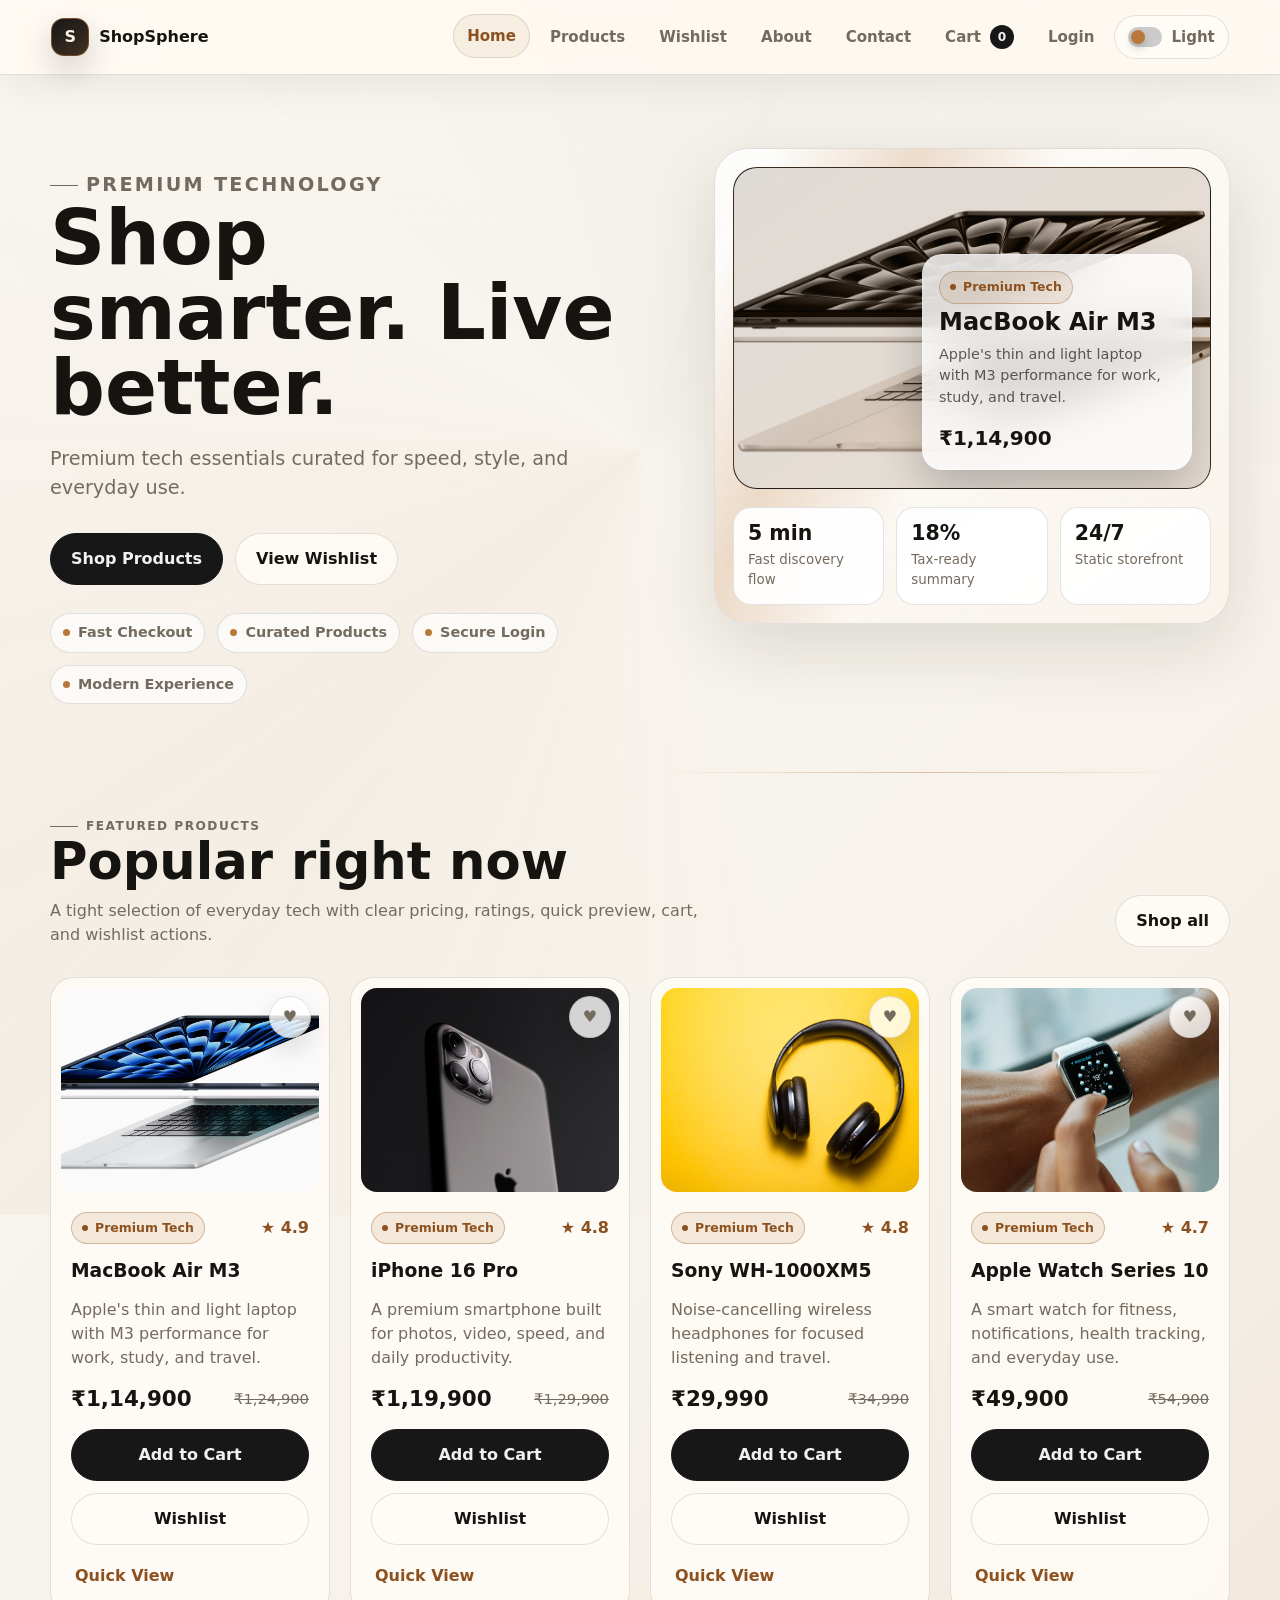
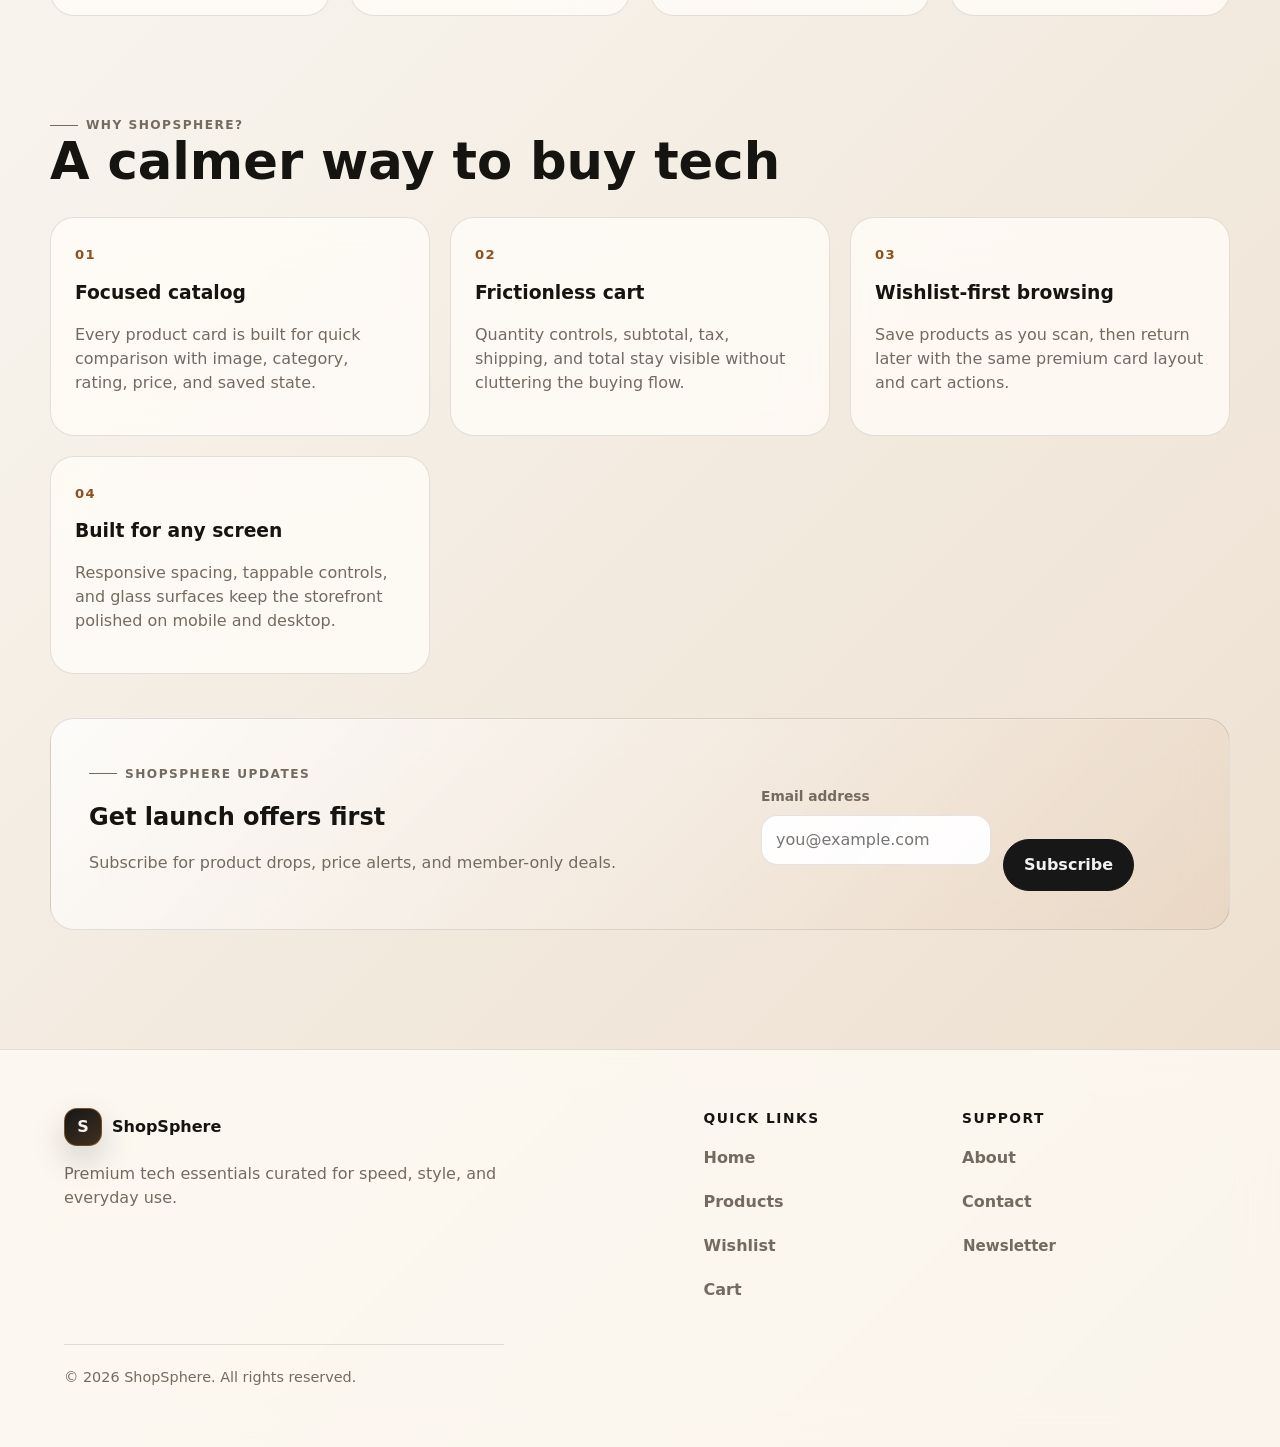
<file: index.html>
<!DOCTYPE html>
<html lang="en">
<head>
    <meta charset="UTF-8">
    <meta name="viewport" content="width=device-width, initial-scale=1.0">
    <title>ShopSphere | Premium Tech Essentials</title>
    <meta name="description" content="ShopSphere is a premium tech storefront with product search, wishlist, cart, login, and checkout flows.">
    <link rel="icon" href="data:image/svg+xml,%3Csvg xmlns='http://www.w3.org/2000/svg' viewBox='0 0 64 64'%3E%3Crect width='64' height='64' rx='16' fill='%23171717'/%3E%3Ctext x='32' y='42' font-size='34' text-anchor='middle' fill='%23d9a15d' font-family='Arial'%3ES%3C/text%3E%3C/svg%3E">
    <link rel="stylesheet" href="css/style.css">
</head>
<body>
    <header class="site-header">
        <a class="brand" href="#/" data-route="/">
            <span class="brand-mark">S</span>
            <span>ShopSphere</span>
        </a>

        <button class="menu-toggle" id="menuToggle" type="button" aria-label="Open menu" aria-expanded="false">
            <span></span>
            <span></span>
            <span></span>
        </button>

        <nav class="nav-panel" id="navPanel" aria-label="Main navigation">
            <a href="#/" data-route="/">Home</a>
            <a href="#/products" data-route="/products">Products</a>
            <a href="#/wishlist" data-route="/wishlist">Wishlist</a>
            <a href="#/about" data-route="/about">About</a>
            <a href="#/contact" data-route="/contact">Contact</a>
            <a class="cart-link" href="#/cart" data-route="/cart">Cart <span id="cartCount">0</span></a>
            <a class="auth-link" id="authLink" href="#/login" data-route="/login">Login</a>
            <button class="theme-toggle" id="themeToggle" type="button" aria-label="Toggle theme">
                <span class="theme-switch" aria-hidden="true"></span>
                <span id="themeLabel">Theme</span>
            </button>
        </nav>
    </header>

    <main id="main" tabindex="-1"></main>

    <footer class="footer">
        <div class="footer-column footer-brand-column">
            <a class="brand footer-brand" href="#/">
                <span class="brand-mark">S</span>
                <span>ShopSphere</span>
            </a>
            <p>Premium tech essentials curated for speed, style, and everyday use.</p>
        </div>
        <div class="footer-column">
            <h2>Quick Links</h2>
            <div class="footer-links">
                <a href="#/">Home</a>
                <a href="#/products">Products</a>
                <a href="#/wishlist">Wishlist</a>
                <a href="#/cart">Cart</a>
            </div>
        </div>
        <div class="footer-column">
            <h2>Support</h2>
            <div class="footer-links">
                <a href="#/about">About</a>
                <a href="#/contact">Contact</a>
                <button id="footerNewsletter" type="button">Newsletter</button>
            </div>
        </div>
        <p class="copyright">&copy; <span id="year"></span> ShopSphere. All rights reserved.</p>
    </footer>

    <button class="back-to-top" id="backToTop" type="button" aria-label="Back to top">Top</button>
    <div class="modal-root" id="modalRoot" aria-hidden="true"></div>
    <div class="toast-region" id="toastRegion" aria-live="polite" aria-atomic="true"></div>

    <script src="js/app.js"></script>
</body>
</html>
</file>
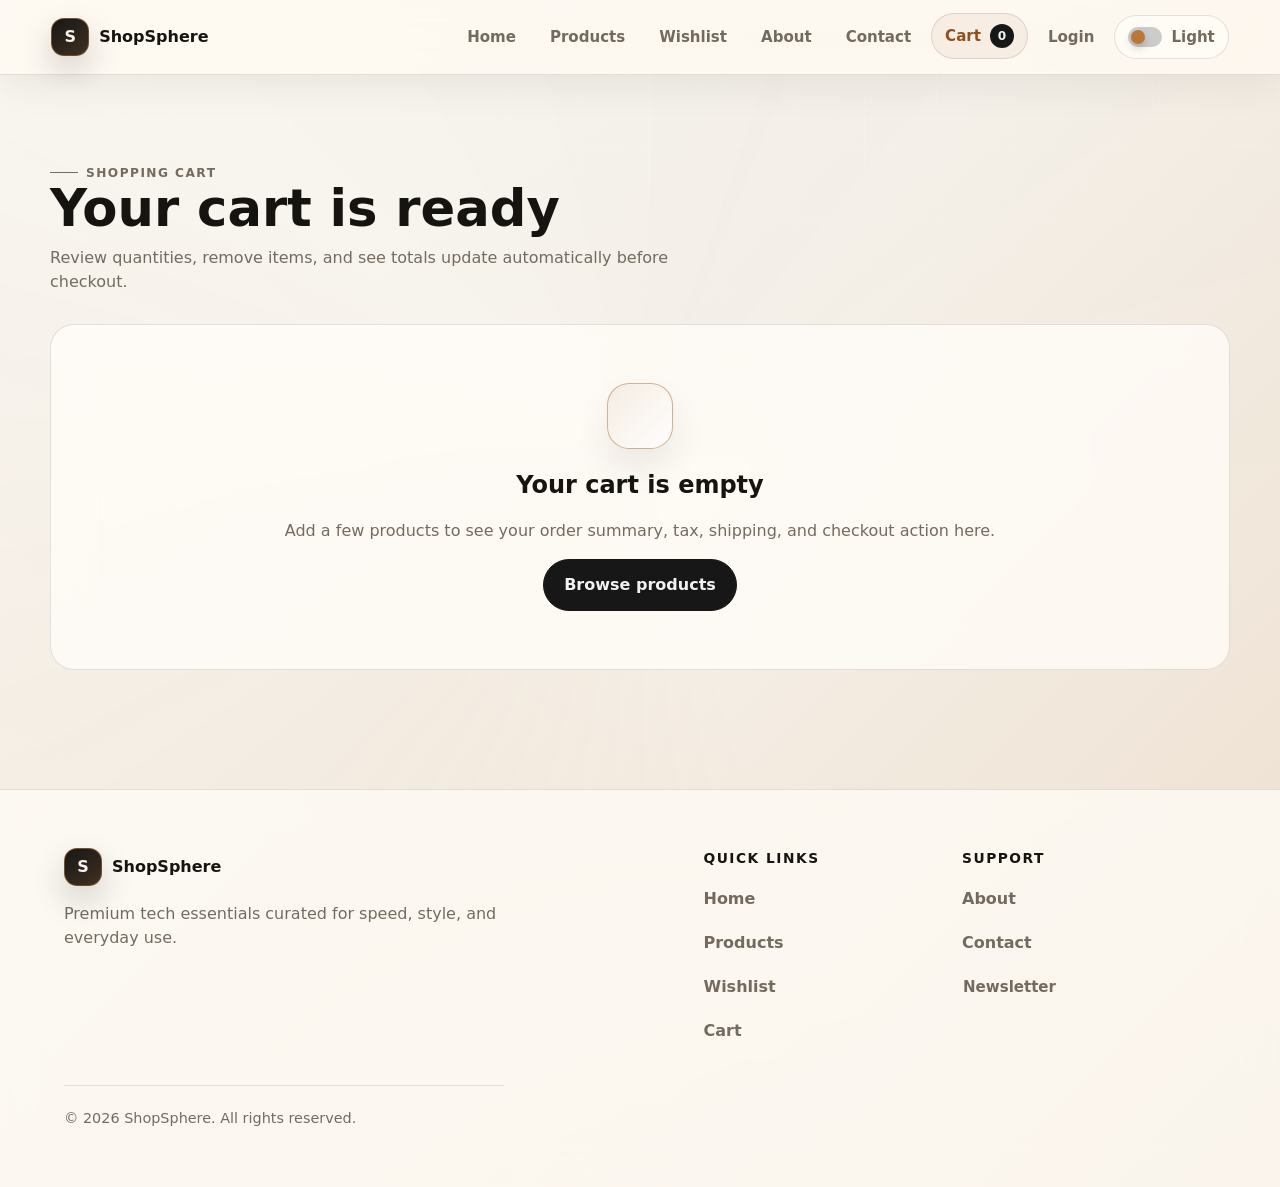
<file: cart.html>
<!DOCTYPE html>
<html lang="en">
<head>
    <meta charset="UTF-8">
    <meta name="viewport" content="width=device-width, initial-scale=1.0">
    <title>Cart - ShopSphere</title>
    <meta http-equiv="refresh" content="0; url=index.html#/cart">
</head>
<body>
    <p>Redirecting to <a href="index.html#/cart">your cart</a>.</p>
    <script>location.replace("index.html#/cart");</script>
</body>
</html>
</file>
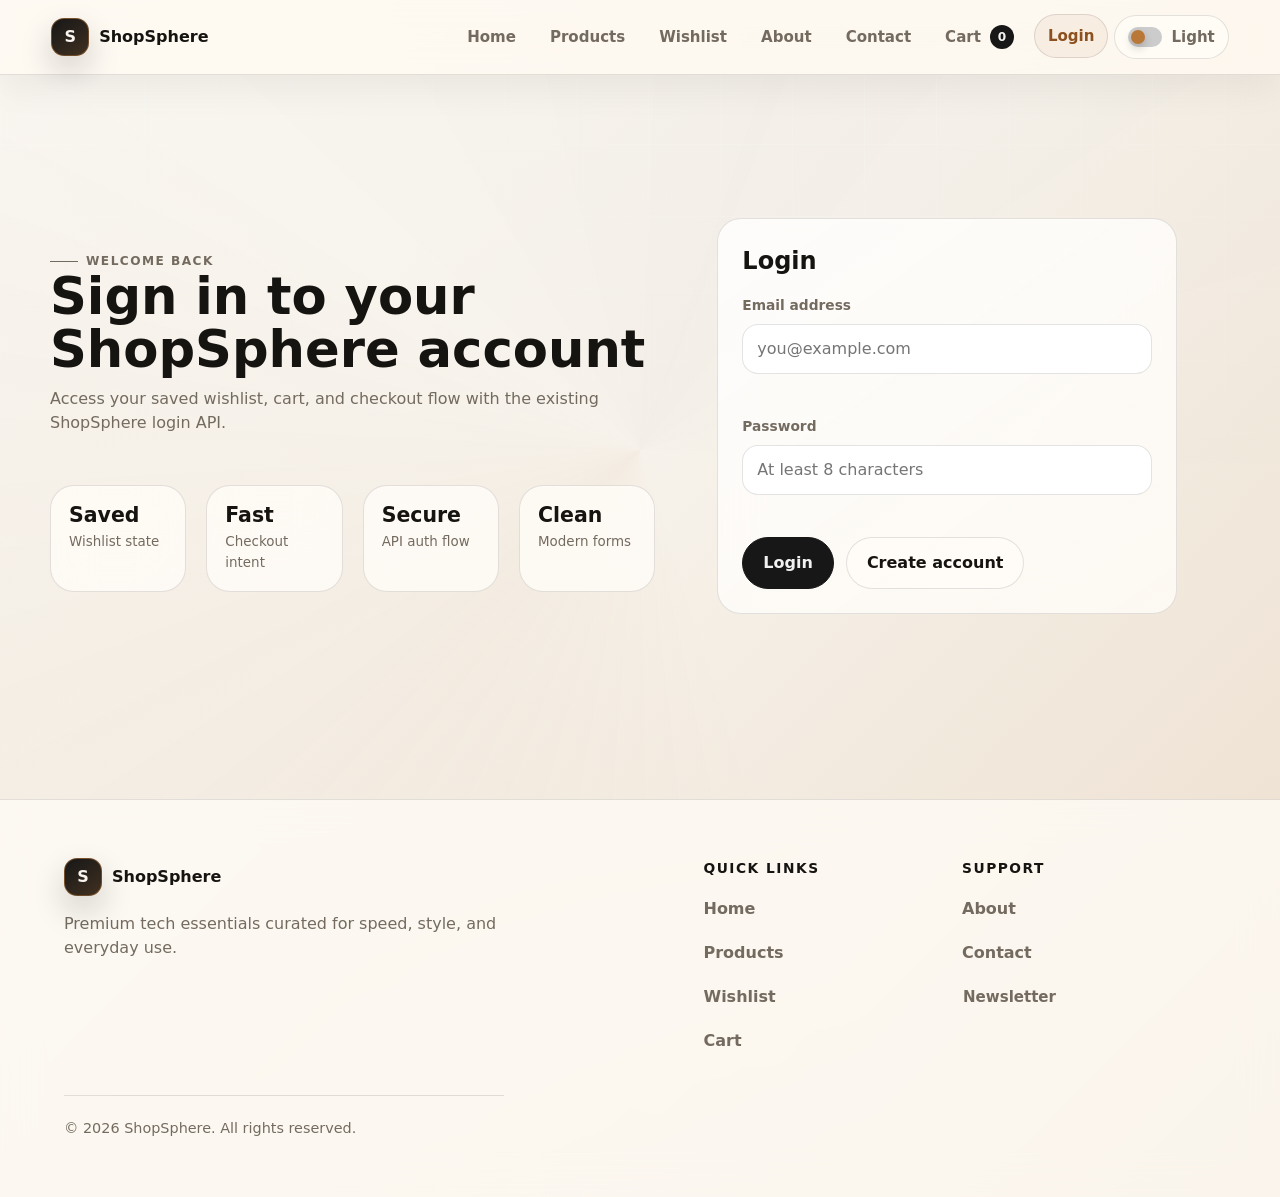
<file: login.html>
<!DOCTYPE html>
<html lang="en">
<head>
    <meta charset="UTF-8">
    <meta name="viewport" content="width=device-width, initial-scale=1.0">
    <title>Login - ShopSphere</title>
    <meta http-equiv="refresh" content="0; url=index.html#/login">
</head>
<body>
    <p>Redirecting to <a href="index.html#/login">login</a>.</p>
    <script>location.replace("index.html#/login");</script>
</body>
</html>
</file>
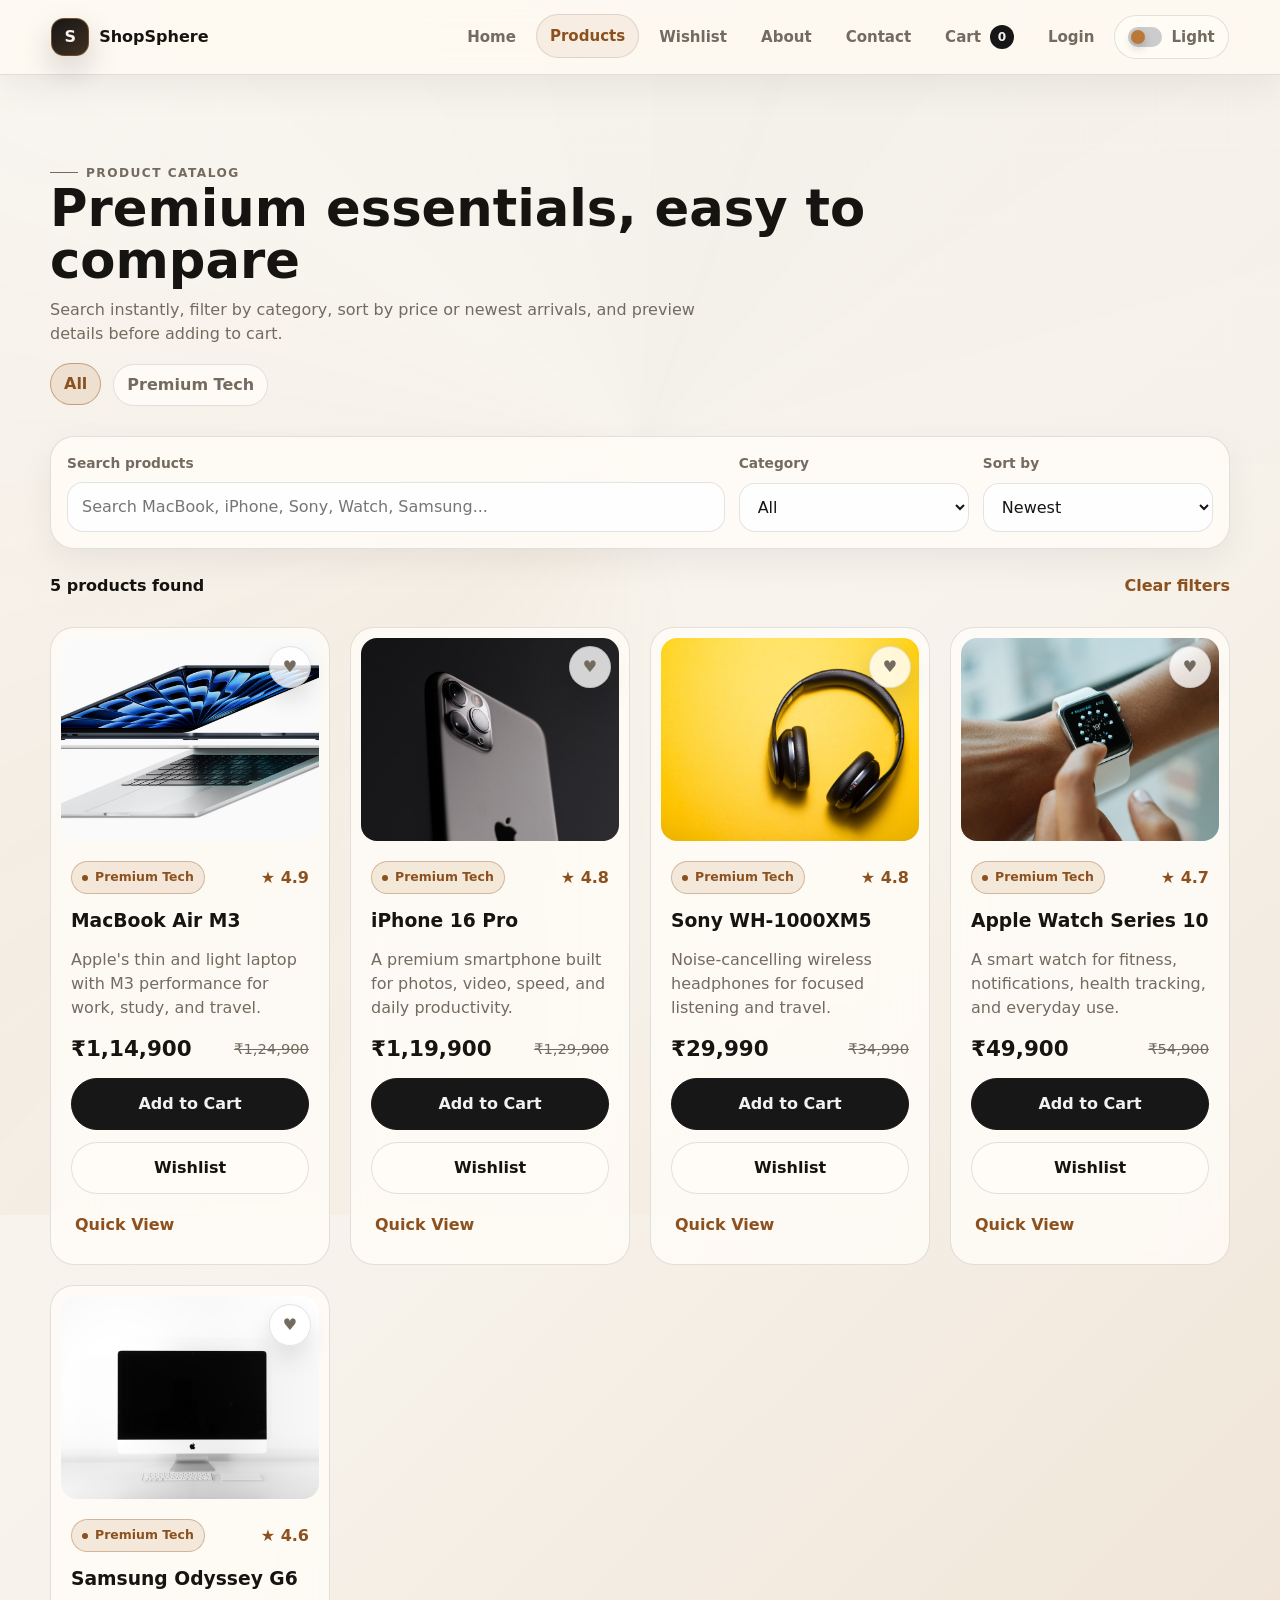
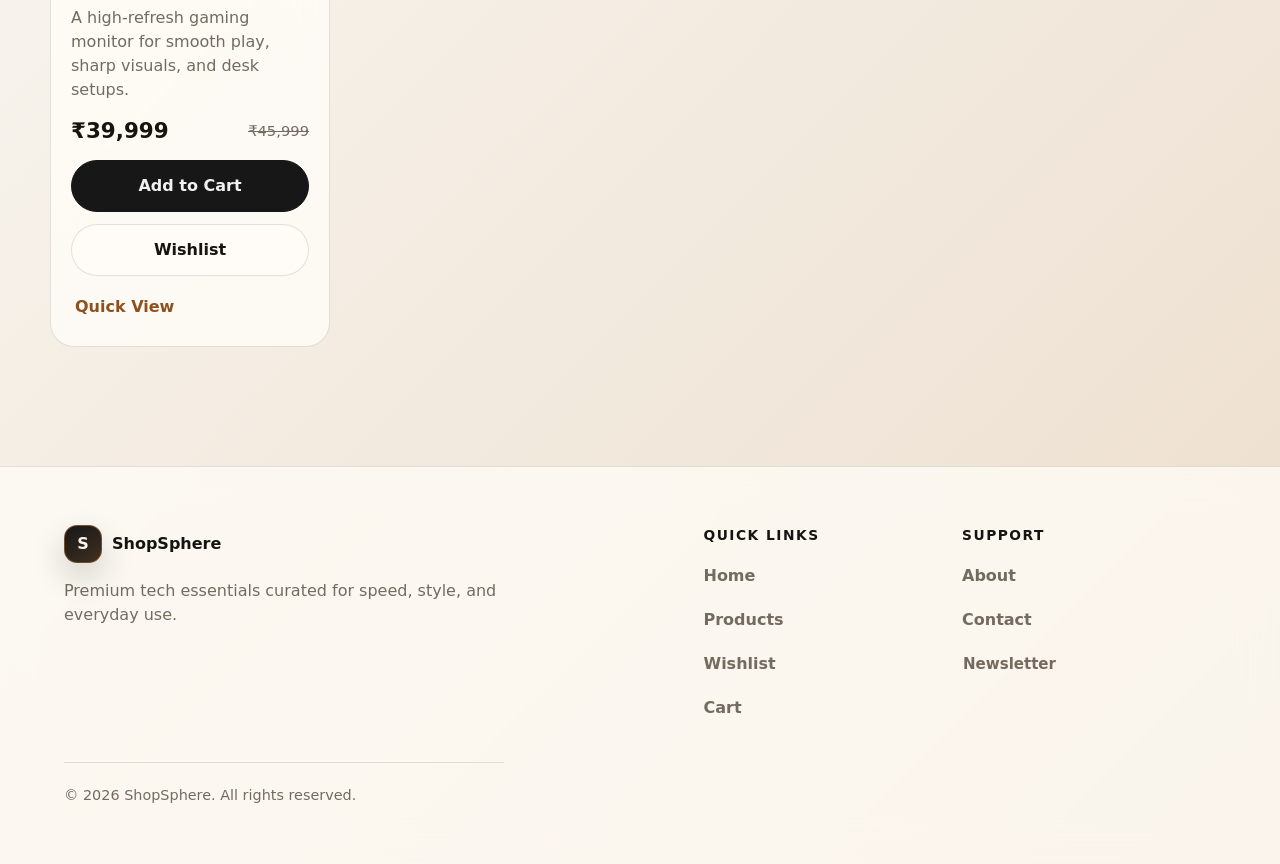
<file: products.html>
<!DOCTYPE html>
<html lang="en">
<head>
    <meta charset="UTF-8">
    <meta name="viewport" content="width=device-width, initial-scale=1.0">
    <title>Products - ShopSphere</title>
    <meta http-equiv="refresh" content="0; url=index.html#/products">
</head>
<body>
    <p>Redirecting to <a href="index.html#/products">ShopSphere products</a>.</p>
    <script>location.replace("index.html#/products");</script>
</body>
</html>
</file>
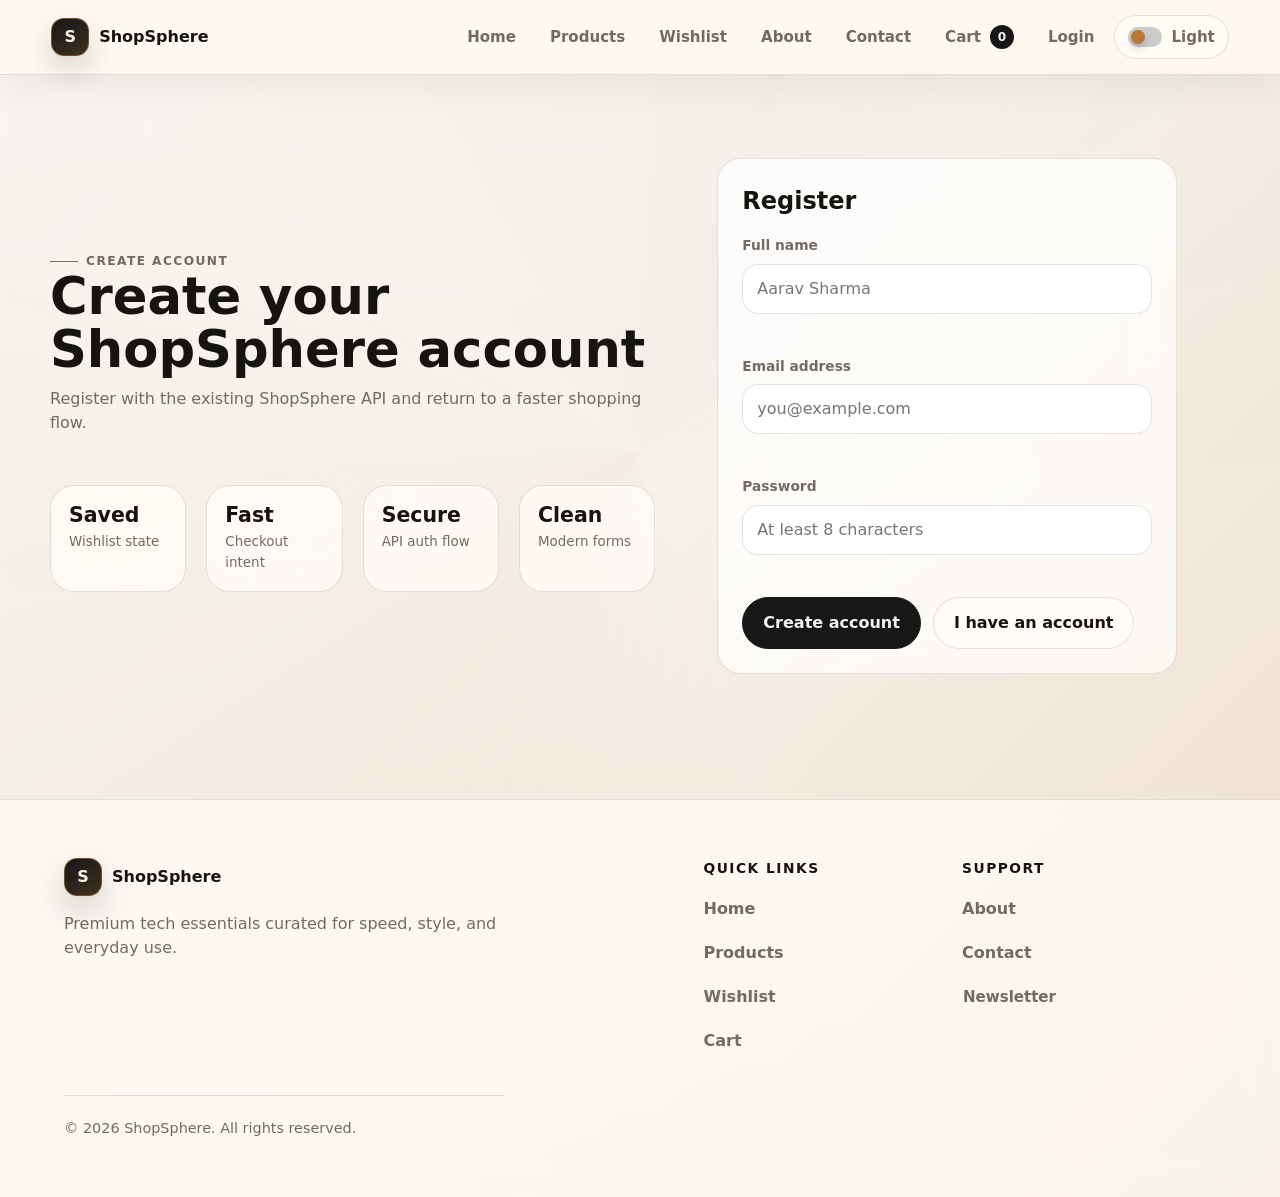
<file: register.html>
<!DOCTYPE html>
<html lang="en">
<head>
    <meta charset="UTF-8">
    <meta name="viewport" content="width=device-width, initial-scale=1.0">
    <title>Register - ShopSphere</title>
    <meta http-equiv="refresh" content="0; url=index.html#/register">
</head>
<body>
    <p>Redirecting to <a href="index.html#/register">registration</a>.</p>
    <script>location.replace("index.html#/register");</script>
</body>
</html>
</file>
<file: css/style.css>
:root {
    color-scheme: light;
    --bg: #f7f3ec;
    --surface: rgba(255, 252, 247, 0.82);
    --surface-2: rgba(255, 255, 255, 0.94);
    --text: #161411;
    --muted: #746b60;
    --primary: #171717;
    --primary-dark: #000000;
    --accent: #b97838;
    --border: rgba(35, 31, 26, 0.12);
    --shadow: 0 24px 70px rgba(27, 23, 18, 0.12);
    --radius: 24px;
    --radius-sm: 14px;
    --radius-xs: 10px;
    --success: #107c62;
    --danger: #dc2626;
    --warm: #d27b35;
    --glass: rgba(255, 255, 255, 0.68);
    --nav-bg: rgba(255, 250, 243, 0.78);
    --line: var(--border);
    --surface-strong: var(--surface-2);
    --accent-dark: #8c511f;
    --accent-soft: rgba(185, 120, 56, 0.14);
}

body.dark {
    color-scheme: dark;
    --bg: #0f0f10;
    --surface: rgba(24, 24, 26, 0.76);
    --surface-2: rgba(31, 31, 34, 0.94);
    --text: #f6f2ec;
    --muted: #aaa39a;
    --primary: #f7efe4;
    --primary-dark: #ffffff;
    --accent: #d9a15d;
    --border: rgba(255, 255, 255, 0.12);
    --shadow: 0 24px 80px rgba(0, 0, 0, 0.46);
    --success: #6ee7b7;
    --danger: #f87171;
    --warm: #f2b36f;
    --glass: rgba(22, 22, 24, 0.7);
    --nav-bg: rgba(16, 16, 18, 0.76);
    --accent-dark: #f0be81;
    --accent-soft: rgba(217, 161, 93, 0.16);
}

* {
    box-sizing: border-box;
}

html {
    scroll-behavior: smooth;
}

body {
    min-width: 320px;
    margin: 0;
    background:
        linear-gradient(135deg, color-mix(in srgb, var(--bg) 78%, #ffffff 22%) 0%, var(--bg) 42%, color-mix(in srgb, var(--bg) 82%, var(--accent) 18%) 100%);
    color: var(--text);
    font-family: Inter, "Segoe UI", system-ui, -apple-system, BlinkMacSystemFont, sans-serif;
    line-height: 1.5;
    text-rendering: optimizeLegibility;
    -webkit-font-smoothing: antialiased;
}

body::before {
    content: "";
    position: fixed;
    inset: 0;
    z-index: -1;
    pointer-events: none;
    background-image:
        linear-gradient(rgba(255, 255, 255, 0.24) 1px, transparent 1px),
        linear-gradient(90deg, rgba(255, 255, 255, 0.22) 1px, transparent 1px);
    background-size: 72px 72px;
    mask-image: linear-gradient(180deg, rgba(0, 0, 0, 0.55), transparent 70%);
}

body::after {
    content: "";
    position: fixed;
    inset: -35%;
    z-index: -2;
    pointer-events: none;
    background:
        conic-gradient(
            from 160deg at 50% 50%,
            transparent 0deg,
            color-mix(in srgb, var(--accent) 28%, transparent) 70deg,
            transparent 145deg,
            color-mix(in srgb, var(--primary) 10%, transparent) 220deg,
            transparent 300deg
        );
    opacity: 0.18;
    animation: ambient-spin 30s linear infinite;
}

body.dark::before {
    background-image:
        linear-gradient(rgba(255, 255, 255, 0.045) 1px, transparent 1px),
        linear-gradient(90deg, rgba(255, 255, 255, 0.04) 1px, transparent 1px);
}

body.menu-open {
    overflow: hidden;
}

img {
    display: block;
    max-width: 100%;
}

a {
    color: inherit;
}

button,
input,
select,
textarea {
    font: inherit;
}

button {
    cursor: pointer;
}

button:disabled {
    cursor: wait;
}

::selection {
    background: var(--accent);
    color: #ffffff;
}

.site-header {
    position: sticky;
    top: 0;
    z-index: 50;
    display: flex;
    align-items: center;
    justify-content: space-between;
    gap: 24px;
    min-height: 74px;
    padding: 14px clamp(16px, 4vw, 64px);
    border-bottom: 1px solid var(--border);
    background: var(--nav-bg);
    backdrop-filter: blur(22px) saturate(150%);
    box-shadow: 0 12px 38px rgba(18, 16, 13, 0.06);
}

.brand {
    display: inline-flex;
    align-items: center;
    gap: 10px;
    color: var(--text);
    font-weight: 850;
    letter-spacing: 0;
    text-decoration: none;
}

.brand-mark {
    position: relative;
    display: grid;
    width: 38px;
    height: 38px;
    place-items: center;
    overflow: hidden;
    border: 1px solid color-mix(in srgb, var(--accent) 50%, transparent);
    border-radius: 13px;
    background:
        linear-gradient(145deg, var(--primary), color-mix(in srgb, var(--primary) 74%, var(--accent) 26%));
    color: color-mix(in srgb, #ffffff 92%, var(--accent) 8%);
    box-shadow: 0 14px 32px rgba(17, 17, 17, 0.18);
}

.brand-mark::after {
    content: "";
    position: absolute;
    inset: 0;
    background: linear-gradient(115deg, transparent 0%, rgba(255, 255, 255, 0.3) 45%, transparent 70%);
    transform: translateX(-110%);
    transition: transform 600ms ease;
}

.brand:hover .brand-mark::after {
    transform: translateX(110%);
}

.nav-panel {
    display: flex;
    align-items: center;
    gap: 6px;
}

.nav-panel a,
.theme-toggle,
.footer-links button {
    display: inline-flex;
    min-height: 42px;
    align-items: center;
    justify-content: center;
    gap: 9px;
    padding: 10px 13px;
    border: 1px solid transparent;
    border-radius: 999px;
    background: transparent;
    color: var(--muted);
    font-size: 0.94rem;
    font-weight: 750;
    letter-spacing: 0;
    text-decoration: none;
    transition: background 180ms ease, color 180ms ease, border-color 180ms ease, transform 180ms ease;
}

.nav-panel a:hover,
.nav-panel a.active,
.theme-toggle:hover,
.footer-links button:hover {
    border-color: var(--border);
    background: var(--glass);
    color: var(--text);
    transform: translateY(-1px);
}

.nav-panel a.active {
    background: color-mix(in srgb, var(--accent-soft) 72%, var(--surface-2));
    color: var(--accent-dark);
}

.cart-link span {
    display: inline-grid;
    min-width: 24px;
    min-height: 24px;
    place-items: center;
    border-radius: 999px;
    background: var(--primary);
    color: var(--surface-2);
    font-size: 0.76rem;
    line-height: 1;
}

.theme-toggle {
    border-color: var(--border);
    background: var(--surface);
}

.theme-switch {
    position: relative;
    display: inline-flex;
    width: 34px;
    height: 20px;
    border-radius: 999px;
    background: color-mix(in srgb, var(--primary) 22%, var(--surface-2));
}

.theme-switch::after {
    content: "";
    position: absolute;
    top: 3px;
    left: 3px;
    width: 14px;
    height: 14px;
    border-radius: 999px;
    background: var(--accent);
    box-shadow: 0 4px 10px rgba(0, 0, 0, 0.2);
    transition: transform 180ms ease;
}

body.dark .theme-switch::after {
    transform: translateX(14px);
}

.menu-toggle {
    display: none;
    width: 46px;
    height: 46px;
    border: 1px solid var(--border);
    border-radius: 16px;
    background: var(--surface-2);
    box-shadow: 0 12px 24px rgba(0, 0, 0, 0.08);
}

.menu-toggle span {
    display: block;
    width: 20px;
    height: 2px;
    margin: 5px auto;
    border-radius: 999px;
    background: var(--text);
    transition: transform 180ms ease, opacity 180ms ease;
}

body.menu-open .menu-toggle span:nth-child(1) {
    transform: translateY(7px) rotate(45deg);
}

body.menu-open .menu-toggle span:nth-child(2) {
    opacity: 0;
}

body.menu-open .menu-toggle span:nth-child(3) {
    transform: translateY(-7px) rotate(-45deg);
}

.page {
    width: min(1180px, calc(100% - 36px));
    margin: 0 auto;
    padding: clamp(42px, 6vw, 82px) 0;
}

.hero {
    position: relative;
    display: grid;
    grid-template-columns: minmax(0, 1fr) minmax(320px, 0.86fr);
    gap: clamp(28px, 5vw, 72px);
    align-items: center;
    min-height: calc(88vh - 74px);
    padding-top: clamp(34px, 5vw, 76px);
}

.hero::after {
    content: "";
    position: absolute;
    right: 4%;
    bottom: 20px;
    width: min(520px, 80%);
    height: 1px;
    background: linear-gradient(90deg, transparent, color-mix(in srgb, var(--accent) 44%, transparent), transparent);
}

.hero-copy,
.hero-stage,
.section-heading,
.product-card,
.info-card,
.stat-card,
.newsletter-band,
.auth-card,
.summary-card,
.cart-item,
.empty-state,
.contact-card {
    animation: fade-up 520ms ease both;
}

.hero h1,
.section-heading h1,
.section-heading h2 {
    max-width: 820px;
    margin: 0;
    font-size: clamp(2.45rem, 6vw, 6rem);
    line-height: 0.98;
    letter-spacing: 0;
}

.section-heading h1,
.section-heading h2 {
    font-size: clamp(2rem, 4vw, 3.7rem);
    line-height: 1.02;
}

.hero p,
.section-heading p,
.newsletter-band p,
.empty-state p,
.summary-card p,
.info-card p,
.product-body p,
.contact-card p,
.auth-intro p,
.cart-item p {
    color: var(--muted);
}

.hero-copy > p {
    max-width: 640px;
    margin: 20px 0 0;
    font-size: clamp(1.02rem, 1.5vw, 1.22rem);
}

.eyebrow {
    display: inline-flex;
    align-items: center;
    gap: 8px;
    margin: 0 0 16px;
    color: var(--accent-dark);
    font-size: 0.76rem;
    font-weight: 850;
    letter-spacing: 0.12em;
    text-transform: uppercase;
}

.eyebrow::before {
    content: "";
    width: 28px;
    height: 1px;
    background: currentColor;
}

.hero-actions,
.form-actions,
.section-actions,
.card-actions,
.chip-row,
.filter-row,
.trust-grid,
.stat-grid-inline {
    display: flex;
    flex-wrap: wrap;
    gap: 12px;
    align-items: center;
}

.hero-actions {
    margin-top: 30px;
}

.button {
    position: relative;
    isolation: isolate;
    display: inline-flex;
    min-height: 48px;
    align-items: center;
    justify-content: center;
    gap: 9px;
    overflow: hidden;
    padding: 13px 20px;
    border: 1px solid var(--primary);
    border-radius: 999px;
    background: var(--primary);
    color: var(--surface-2);
    font-weight: 850;
    letter-spacing: 0;
    text-decoration: none;
    transition: transform 180ms ease, box-shadow 180ms ease, background 180ms ease, border-color 180ms ease;
}

.button::after {
    content: "";
    position: absolute;
    inset: 0;
    z-index: -1;
    background: linear-gradient(110deg, transparent 15%, rgba(255, 255, 255, 0.28) 45%, transparent 70%);
    transform: translateX(-130%);
    transition: transform 520ms ease;
}

.button:hover {
    transform: translateY(-2px);
    border-color: var(--primary-dark);
    background: var(--primary-dark);
    box-shadow: 0 18px 34px rgba(17, 17, 17, 0.18);
}

.button:hover::after {
    transform: translateX(130%);
}

.button-outline,
.button-secondary {
    border-color: var(--border);
    background: var(--surface);
    color: var(--text);
}

.button-outline:hover,
.button-secondary:hover {
    border-color: color-mix(in srgb, var(--accent) 52%, var(--border));
    background: color-mix(in srgb, var(--accent-soft) 62%, var(--surface-2));
    color: var(--text);
}

.button-soft {
    border-color: color-mix(in srgb, var(--accent) 42%, var(--border));
    background: var(--accent-soft);
    color: var(--accent-dark);
}

.text-button {
    display: inline-flex;
    align-items: center;
    justify-content: center;
    min-height: 38px;
    padding: 0;
    border: 0;
    background: transparent;
    color: var(--accent-dark);
    font-weight: 850;
    text-decoration: none;
}

.text-button:hover {
    color: var(--text);
}

.hero-stage {
    position: relative;
    min-height: 560px;
}

.hero-visual {
    position: sticky;
    top: 108px;
    display: grid;
    gap: 18px;
    padding: 18px;
    border: 1px solid var(--border);
    border-radius: calc(var(--radius) + 10px);
    background:
        linear-gradient(145deg, color-mix(in srgb, var(--surface-2) 88%, transparent), color-mix(in srgb, var(--surface) 70%, var(--accent-soft)));
    box-shadow: var(--shadow);
    backdrop-filter: blur(24px);
    overflow: hidden;
    isolation: isolate;
}

.hero-visual::before {
    content: "";
    position: absolute;
    inset: -1px;
    z-index: 0;
    border-radius: inherit;
    background: linear-gradient(115deg, transparent 8%, color-mix(in srgb, var(--accent) 70%, transparent), transparent 48%);
    opacity: 0.34;
    animation: border-glide 6s ease-in-out infinite;
}

.hero-visual > * {
    position: relative;
    z-index: 1;
}

.hero-device {
    position: relative;
    min-height: 320px;
    overflow: hidden;
    border: 1px solid var(--border);
    border-radius: var(--radius);
    background:
        linear-gradient(145deg, color-mix(in srgb, var(--primary) 94%, var(--accent) 6%), color-mix(in srgb, var(--primary) 62%, var(--accent) 38%));
}

.hero-device img {
    width: 100%;
    height: 320px;
    object-fit: cover;
    opacity: 0.86;
    mix-blend-mode: luminosity;
}

.hero-device::after {
    content: "";
    position: absolute;
    inset: 0;
    background: linear-gradient(110deg, transparent 20%, rgba(255, 255, 255, 0.24) 45%, transparent 70%);
    transform: translateX(-120%);
    animation: device-sheen 7s ease-in-out infinite;
}

body.dark .hero-device img {
    opacity: 0.5;
}

.hero-product-card {
    position: absolute;
    right: 18px;
    bottom: 18px;
    z-index: 2;
    width: min(270px, calc(100% - 36px));
    padding: 16px;
    border: 1px solid rgba(255, 255, 255, 0.25);
    border-radius: 20px;
    background: rgba(255, 255, 255, 0.82);
    color: #161411;
    box-shadow: 0 20px 48px rgba(0, 0, 0, 0.22);
    backdrop-filter: blur(20px);
}

.hero-product-card h2,
.hero-product-card p {
    margin: 0;
}

.hero-product-card p {
    margin-top: 4px;
    color: rgba(22, 20, 17, 0.68);
    font-size: 0.9rem;
}

.hero-product-card strong {
    display: block;
    margin-top: 14px;
    font-size: 1.25rem;
}

.hero-metrics {
    display: grid;
    grid-template-columns: repeat(3, minmax(0, 1fr));
    gap: 12px;
}

.metric-pill {
    min-height: 86px;
    padding: 14px;
    border: 1px solid var(--border);
    border-radius: 18px;
    background: var(--surface-2);
}

.metric-pill strong,
.stat-card strong {
    display: block;
    color: var(--text);
    font-size: 1.28rem;
    line-height: 1.1;
}

.metric-pill span,
.stat-card span {
    display: block;
    margin-top: 6px;
    color: var(--muted);
    font-size: 0.84rem;
}

.trust-grid {
    margin-top: 28px;
}

.trust-badge {
    display: inline-flex;
    min-height: 38px;
    align-items: center;
    gap: 8px;
    padding: 8px 12px;
    border: 1px solid var(--border);
    border-radius: 999px;
    background: var(--glass);
    color: var(--muted);
    font-size: 0.9rem;
    font-weight: 760;
    backdrop-filter: blur(12px);
}

.trust-badge::before,
.chip::before {
    content: "";
    width: 7px;
    height: 7px;
    border-radius: 999px;
    background: var(--accent);
}

.stats-grid,
.category-grid,
.feature-grid,
.product-grid,
.contact-card-grid,
.about-story-grid {
    display: grid;
    gap: 20px;
}

.stats-grid {
    grid-template-columns: repeat(4, minmax(0, 1fr));
    margin-top: 28px;
}

.stat-card,
.info-card,
.summary-card,
.auth-card,
.empty-state,
.newsletter-band,
.category-card,
.product-card,
.cart-item,
.contact-card,
.story-panel {
    border: 1px solid var(--border);
    border-radius: var(--radius);
    background: var(--surface);
    box-shadow: 0 1px 0 rgba(255, 255, 255, 0.2) inset;
    backdrop-filter: blur(20px);
}

.stat-card {
    padding: 18px;
}

.section {
    padding-top: 12px;
}

.section-heading {
    display: flex;
    align-items: end;
    justify-content: space-between;
    gap: 26px;
    margin-bottom: 30px;
}

.section-heading p {
    max-width: 680px;
    margin: 12px 0 0;
}

.category-grid {
    grid-template-columns: repeat(4, minmax(0, 1fr));
}

.category-card {
    position: relative;
    min-height: 210px;
    overflow: hidden;
    padding: 22px;
    text-align: left;
    transition: transform 200ms ease, box-shadow 200ms ease, border-color 200ms ease;
}

.category-card img {
    position: absolute;
    inset: 0;
    width: 100%;
    height: 100%;
    object-fit: cover;
}

.category-card::after {
    content: "";
    position: absolute;
    inset: 0;
    background: linear-gradient(180deg, rgba(0, 0, 0, 0.04), rgba(0, 0, 0, 0.72));
}

.category-card span {
    position: relative;
    z-index: 1;
    display: grid;
    min-height: 145px;
    align-content: end;
    gap: 6px;
    color: #ffffff;
}

.category-card:hover,
.product-card:hover,
.info-card:hover,
.contact-card:hover,
.cart-item:hover {
    transform: translateY(-5px);
    border-color: color-mix(in srgb, var(--accent) 50%, var(--border));
    box-shadow: var(--shadow);
}

.category-card h3,
.product-card h3,
.cart-item h3,
.summary-card h2,
.auth-card h2,
.info-card h3,
.empty-state h2,
.newsletter-band h2,
.contact-card h3,
.story-panel h2,
.story-panel h3 {
    margin: 0;
}

.category-card p {
    margin: 8px 0 0;
    color: rgba(255, 255, 255, 0.82);
}

.product-grid {
    grid-template-columns: repeat(auto-fit, minmax(260px, 1fr));
}

.product-card {
    position: relative;
    display: flex;
    min-height: 100%;
    flex-direction: column;
    overflow: hidden;
    transition: transform 200ms ease, box-shadow 200ms ease, border-color 200ms ease;
}

.product-card::after {
    content: "";
    position: absolute;
    inset: 0;
    pointer-events: none;
    background: linear-gradient(115deg, transparent 15%, color-mix(in srgb, var(--accent) 18%, transparent) 48%, transparent 72%);
    opacity: 0;
    transform: translateX(-120%);
    transition: opacity 220ms ease, transform 700ms ease;
}

.product-card:hover::after {
    opacity: 1;
    transform: translateX(120%);
}

.product-card:nth-child(2) {
    animation-delay: 60ms;
}

.product-card:nth-child(3) {
    animation-delay: 120ms;
}

.product-card:nth-child(4) {
    animation-delay: 180ms;
}

.product-image {
    position: relative;
    aspect-ratio: 4 / 3.15;
    overflow: hidden;
    margin: 10px 10px 0;
    border-radius: calc(var(--radius) - 8px);
    background:
        linear-gradient(135deg, color-mix(in srgb, var(--accent-soft) 60%, transparent), color-mix(in srgb, var(--surface-2) 88%, transparent));
}

.product-image img {
    width: 100%;
    height: 100%;
    object-fit: cover;
    transition: transform 280ms ease, filter 280ms ease;
}

.product-card:hover .product-image img {
    transform: scale(1.045);
    filter: saturate(1.05) contrast(1.02);
}

.product-body {
    display: grid;
    flex: 1;
    gap: 13px;
    padding: 20px;
}

.product-body p {
    min-height: 52px;
    margin: 0;
}

.product-meta,
.price-row,
.summary-line,
.summary-total,
.cart-row,
.cart-product-header {
    display: flex;
    align-items: center;
    justify-content: space-between;
    gap: 12px;
}

.badge,
.chip {
    display: inline-flex;
    align-items: center;
    min-height: 30px;
    gap: 7px;
    padding: 6px 10px;
    border: 1px solid color-mix(in srgb, var(--accent) 28%, var(--border));
    border-radius: 999px;
    background: var(--accent-soft);
    color: var(--accent-dark);
    font-size: 0.78rem;
    font-weight: 850;
}

.badge::before {
    content: "";
    width: 6px;
    height: 6px;
    border-radius: 999px;
    background: currentColor;
}

.rating {
    color: var(--accent-dark);
    font-weight: 850;
    white-space: nowrap;
}

.price {
    font-size: 1.34rem;
    font-weight: 900;
    letter-spacing: 0;
}

.old-price {
    color: var(--muted);
    font-size: 0.92rem;
    text-decoration: line-through;
}

.icon-button {
    display: inline-grid;
    width: 42px;
    height: 42px;
    place-items: center;
    border: 1px solid var(--border);
    border-radius: 999px;
    background: color-mix(in srgb, var(--surface-2) 86%, transparent);
    color: var(--muted);
    font-weight: 850;
    transition: transform 180ms ease, background 180ms ease, color 180ms ease, border-color 180ms ease;
}

.icon-button:hover {
    transform: translateY(-2px);
    background: var(--surface-2);
    color: var(--text);
}

.wishlist-btn {
    position: absolute;
    top: 18px;
    right: 18px;
    z-index: 2;
    box-shadow: 0 12px 24px rgba(0, 0, 0, 0.12);
}

.wishlist-btn.active,
.wishlist-btn:hover {
    border-color: color-mix(in srgb, var(--warm) 70%, var(--border));
    color: var(--warm);
}

.card-actions {
    align-items: center;
}

.card-actions .button {
    flex: 1 1 135px;
    min-height: 44px;
    padding-inline: 16px;
}

.card-actions .text-button {
    flex: 0 0 auto;
    padding-inline: 4px;
}

.controls {
    display: grid;
    grid-template-columns: minmax(240px, 1fr) minmax(170px, 0.35fr) minmax(170px, 0.35fr);
    gap: 14px;
    margin-bottom: 18px;
    padding: 16px;
    border: 1px solid var(--border);
    border-radius: var(--radius);
    background: var(--surface);
    box-shadow: 0 12px 34px rgba(18, 16, 13, 0.06);
    backdrop-filter: blur(20px);
}

.field {
    display: grid;
    gap: 8px;
}

.field label {
    color: var(--muted);
    font-size: 0.86rem;
    font-weight: 850;
}

.field input,
.field select,
.field textarea {
    width: 100%;
    min-height: 48px;
    padding: 12px 14px;
    border: 1px solid var(--border);
    border-radius: 16px;
    outline: 0;
    background: var(--surface-2);
    color: var(--text);
    transition: border-color 180ms ease, box-shadow 180ms ease, background 180ms ease;
}

.field textarea {
    min-height: 146px;
    resize: vertical;
}

.field input:focus,
.field select:focus,
.field textarea:focus {
    border-color: color-mix(in srgb, var(--accent) 74%, var(--border));
    box-shadow: 0 0 0 4px var(--accent-soft);
    background: color-mix(in srgb, var(--surface-2) 96%, #ffffff);
}

.field input[aria-invalid="true"],
.field textarea[aria-invalid="true"] {
    border-color: var(--danger);
}

.field-error,
.message.error {
    color: var(--danger);
}

.field-error {
    min-height: 18px;
    font-size: 0.84rem;
    font-weight: 700;
}

.filter-row {
    justify-content: space-between;
    margin: 18px 0 22px;
}

.category-chips {
    margin-top: 18px;
}

.chip-button {
    min-height: 38px;
    padding: 8px 13px;
    border: 1px solid var(--border);
    border-radius: 999px;
    background: var(--surface);
    color: var(--muted);
    font-weight: 800;
    transition: transform 180ms ease, background 180ms ease, color 180ms ease, border-color 180ms ease;
}

.chip-button:hover,
.chip-button.active {
    transform: translateY(-1px);
    border-color: color-mix(in srgb, var(--accent) 52%, var(--border));
    background: var(--accent-soft);
    color: var(--accent-dark);
}

.cart-layout,
.contact-layout {
    display: grid;
    grid-template-columns: minmax(0, 1fr) 370px;
    gap: 24px;
    align-items: start;
}

.cart-list {
    display: grid;
    gap: 16px;
}

.cart-item {
    display: grid;
    grid-template-columns: 124px minmax(0, 1fr) minmax(218px, auto);
    gap: 18px;
    align-items: center;
    padding: 14px;
    transition: transform 200ms ease, box-shadow 200ms ease, border-color 200ms ease;
}

.cart-item img {
    width: 124px;
    height: 124px;
    border-radius: 18px;
    object-fit: cover;
}

.cart-item h3 {
    margin-top: 8px;
}

.cart-row {
    justify-content: end;
}

.quantity-control {
    display: inline-flex;
    align-items: center;
    gap: 10px;
    padding: 5px;
    border: 1px solid var(--border);
    border-radius: 999px;
    background: var(--surface-2);
}

.quantity-button {
    display: grid;
    width: 34px;
    height: 34px;
    place-items: center;
    border: 0;
    border-radius: 999px;
    background: var(--accent-soft);
    color: var(--accent-dark);
    font-weight: 900;
}

.summary-card,
.auth-card,
.info-card,
.empty-state,
.contact-card,
.story-panel {
    padding: 24px;
}

.summary-card {
    position: sticky;
    top: 96px;
    display: grid;
    gap: 16px;
}

.summary-line,
.summary-total {
    padding-top: 13px;
    border-top: 1px solid var(--border);
}

.summary-total {
    color: var(--accent-dark);
    font-size: 1.3rem;
    font-weight: 900;
}

.summary-note {
    display: grid;
    gap: 8px;
    padding: 14px;
    border: 1px solid var(--border);
    border-radius: 18px;
    background: color-mix(in srgb, var(--accent-soft) 70%, transparent);
}

.auth-wrap {
    display: grid;
    grid-template-columns: minmax(0, 0.92fr) minmax(330px, 460px);
    gap: clamp(26px, 5vw, 62px);
    align-items: center;
    min-height: calc(84vh - 74px);
}

.auth-intro {
    display: grid;
    gap: 22px;
}

.auth-intro .section-heading {
    display: block;
    margin-bottom: 0;
}

.auth-card {
    display: grid;
    gap: 16px;
    background:
        linear-gradient(145deg, color-mix(in srgb, var(--surface-2) 84%, transparent), var(--surface));
}

.message {
    display: none;
    padding: 12px 14px;
    border: 1px solid var(--border);
    border-radius: 16px;
    background: var(--accent-soft);
    font-weight: 760;
}

.message.show {
    display: block;
}

.message.success {
    color: var(--success);
}

.feature-grid {
    grid-template-columns: repeat(3, minmax(0, 1fr));
}

.info-card,
.contact-card {
    transition: transform 200ms ease, box-shadow 200ms ease, border-color 200ms ease;
}

.info-card strong {
    display: inline-flex;
    margin-bottom: 14px;
    color: var(--accent-dark);
    font-size: 0.82rem;
    font-weight: 900;
    letter-spacing: 0.1em;
    text-transform: uppercase;
}

.newsletter-band {
    display: grid;
    grid-template-columns: minmax(0, 1fr) minmax(280px, 430px);
    gap: 26px;
    align-items: end;
    margin-top: 44px;
    padding: clamp(24px, 4vw, 38px);
    background:
        linear-gradient(135deg, color-mix(in srgb, var(--surface-2) 82%, transparent), color-mix(in srgb, var(--accent-soft) 70%, transparent));
}

.newsletter-band form {
    display: flex;
    gap: 12px;
    align-items: end;
}

.empty-state {
    display: grid;
    gap: 18px;
    min-height: 320px;
    place-items: center;
    padding: clamp(28px, 6vw, 58px);
    text-align: center;
}

.empty-state::before {
    content: "";
    width: 64px;
    height: 64px;
    border: 1px solid color-mix(in srgb, var(--accent) 42%, var(--border));
    border-radius: 22px;
    background:
        linear-gradient(135deg, var(--accent-soft), transparent),
        var(--surface-2);
    box-shadow: 0 18px 34px rgba(0, 0, 0, 0.08);
}

.center-actions {
    justify-content: center;
}

.about-story-grid {
    grid-template-columns: minmax(0, 1.1fr) minmax(280px, 0.55fr);
    align-items: stretch;
    margin-bottom: 24px;
}

.story-panel {
    display: grid;
    align-content: center;
    gap: 16px;
    min-height: 280px;
}

.story-panel.featured {
    overflow: hidden;
    background:
        linear-gradient(135deg, color-mix(in srgb, var(--primary) 94%, var(--accent) 6%), color-mix(in srgb, var(--primary) 68%, var(--accent) 32%));
    color: color-mix(in srgb, #ffffff 92%, var(--accent) 8%);
}

.story-panel.featured p,
.story-panel.featured .eyebrow {
    color: rgba(255, 255, 255, 0.74);
}

.story-panel p {
    margin: 0;
    color: var(--muted);
}

.contact-card-grid {
    grid-template-columns: 1fr;
    margin-top: 18px;
}

.modal-root {
    position: fixed;
    inset: 0;
    z-index: 100;
    display: none;
    align-items: center;
    justify-content: center;
    padding: 18px;
    background: rgba(0, 0, 0, 0.58);
    backdrop-filter: blur(8px);
}

.modal-root.show {
    display: flex;
}

.modal {
    position: relative;
    width: min(920px, 100%);
    max-height: min(740px, 92vh);
    overflow: auto;
    border: 1px solid var(--border);
    border-radius: calc(var(--radius) + 4px);
    background: var(--surface-2);
    box-shadow: var(--shadow);
}

.modal-close {
    position: absolute;
    top: 14px;
    right: 14px;
    z-index: 2;
}

.quick-view {
    display: grid;
    grid-template-columns: minmax(260px, 0.9fr) minmax(0, 1fr);
}

.quick-view img {
    width: 100%;
    height: 100%;
    min-height: 470px;
    object-fit: cover;
}

.quick-view-body {
    display: grid;
    align-content: center;
    gap: 18px;
    padding: clamp(28px, 5vw, 44px);
}

.quick-view-body p {
    color: var(--muted);
}

.toast-region {
    position: fixed;
    right: 18px;
    bottom: 18px;
    z-index: 120;
    display: grid;
    gap: 10px;
    width: min(370px, calc(100vw - 36px));
    pointer-events: none;
}

.toast {
    padding: 14px 16px;
    border: 1px solid var(--border);
    border-left: 5px solid var(--success);
    border-radius: 18px;
    background: var(--surface-2);
    box-shadow: var(--shadow);
    color: var(--text);
    font-weight: 760;
    pointer-events: auto;
    animation: toast-in 220ms ease both;
}

.toast.error {
    border-left-color: var(--danger);
}

.back-to-top {
    position: fixed;
    right: 18px;
    bottom: 18px;
    z-index: 40;
    display: none;
    min-height: 42px;
    padding: 10px 15px;
    border: 1px solid var(--border);
    border-radius: 999px;
    background: var(--surface-2);
    color: var(--text);
    font-weight: 850;
    box-shadow: var(--shadow);
}

.back-to-top.show {
    display: inline-flex;
}

.footer {
    display: grid;
    grid-template-columns: minmax(240px, 1.2fr) minmax(160px, 0.45fr) minmax(180px, 0.5fr);
    gap: 30px;
    align-items: start;
    margin-top: 42px;
    padding: clamp(34px, 5vw, 58px) clamp(18px, 5vw, 72px);
    border-top: 1px solid var(--border);
    background: color-mix(in srgb, var(--surface) 90%, transparent);
    backdrop-filter: blur(18px);
}

.footer p {
    max-width: 440px;
    color: var(--muted);
}

.footer-column h2 {
    margin: 0 0 12px;
    font-size: 0.86rem;
    letter-spacing: 0.11em;
    text-transform: uppercase;
}

.footer-links {
    display: grid;
    gap: 8px;
}

.footer-links a,
.footer-links button {
    justify-content: flex-start;
    min-height: 34px;
    padding: 6px 0;
    color: var(--muted);
    font-weight: 720;
    text-align: left;
    text-decoration: none;
}

.footer-links a:hover,
.footer-links button:hover {
    background: transparent;
    color: var(--accent-dark);
    transform: none;
}

.copyright {
    grid-column: 1 / -1;
    margin: 6px 0 0;
    padding-top: 22px;
    border-top: 1px solid var(--border);
    font-size: 0.9rem;
}

.loading {
    opacity: 0.72;
}

@keyframes fade-up {
    from {
        opacity: 0;
        transform: translateY(18px);
    }
    to {
        opacity: 1;
        transform: translateY(0);
    }
}

@keyframes toast-in {
    from {
        opacity: 0;
        transform: translateY(10px);
    }
    to {
        opacity: 1;
        transform: translateY(0);
    }
}

@keyframes ambient-spin {
    to {
        transform: rotate(360deg);
    }
}

@keyframes border-glide {
    0%,
    100% {
        transform: translateX(-24%) rotate(0deg);
    }
    50% {
        transform: translateX(24%) rotate(2deg);
    }
}

@keyframes device-sheen {
    0%,
    42% {
        transform: translateX(-120%);
    }
    62%,
    100% {
        transform: translateX(120%);
    }
}

@media (max-width: 1080px) {
    .hero {
        grid-template-columns: 1fr;
        min-height: auto;
    }

    .hero-stage {
        min-height: auto;
    }

    .hero-visual {
        position: relative;
        top: auto;
    }

    .category-grid,
    .stats-grid {
        grid-template-columns: repeat(2, minmax(0, 1fr));
    }
}

@media (max-width: 980px) {
    .menu-toggle {
        display: block;
    }

    .nav-panel {
        position: fixed;
        inset: 74px 12px auto 12px;
        display: none;
        max-height: calc(100vh - 90px);
        flex-direction: column;
        align-items: stretch;
        overflow: auto;
        padding: 14px;
        border: 1px solid var(--border);
        border-radius: 22px;
        background: var(--surface-2);
        box-shadow: var(--shadow);
    }

    .nav-panel.open {
        display: flex;
    }

    .nav-panel a,
    .theme-toggle {
        width: 100%;
        justify-content: flex-start;
        text-align: left;
    }

    .cart-layout,
    .contact-layout,
    .auth-wrap,
    .newsletter-band,
    .about-story-grid {
        grid-template-columns: 1fr;
    }

    .summary-card {
        position: static;
    }

    .controls {
        grid-template-columns: 1fr;
    }

    .feature-grid {
        grid-template-columns: repeat(2, minmax(0, 1fr));
    }
}

@media (max-width: 760px) {
    .site-header {
        min-height: 66px;
        padding-inline: 14px;
    }

    .brand {
        font-size: 0.98rem;
    }

    .brand-mark {
        width: 36px;
        height: 36px;
    }

    .nav-panel {
        inset: 68px 12px auto 12px;
    }

    .page {
        width: min(100% - 28px, 1180px);
        padding: 38px 0;
    }

    .hero {
        padding-top: 30px;
    }

    .hero h1,
    .section-heading h1,
    .section-heading h2 {
        line-height: 1.03;
    }

    .hero-device,
    .hero-device img {
        min-height: 280px;
        height: 280px;
    }

    .hero-product-card {
        right: 12px;
        bottom: 12px;
        width: calc(100% - 24px);
        padding: 13px;
    }

    .hero-product-card p {
        display: none;
    }

    .hero-metrics,
    .stats-grid,
    .category-grid,
    .feature-grid,
    .footer,
    .quick-view,
    .contact-card-grid {
        grid-template-columns: 1fr;
    }

    .section-heading,
    .cart-item,
    .newsletter-band form {
        display: grid;
        grid-template-columns: 1fr;
    }

    .section-heading {
        align-items: start;
    }

    .cart-item {
        align-items: start;
    }

    .cart-item img {
        width: 100%;
        height: 210px;
    }

    .cart-row {
        align-items: start;
        justify-content: start;
        flex-direction: column;
    }

    .quick-view img {
        min-height: 320px;
    }

    .card-actions {
        align-items: stretch;
        flex-direction: column;
    }

    .card-actions .button,
    .form-actions .button,
    .newsletter-band .button,
    .hero-actions .button {
        width: 100%;
    }

    .toast-region {
        right: 14px;
        bottom: 14px;
        width: calc(100vw - 28px);
    }
}

@media (max-width: 420px) {
    .hero h1 {
        font-size: 2.3rem;
    }

    .section-heading h1,
    .section-heading h2 {
        font-size: 2rem;
    }

    .product-grid {
        grid-template-columns: 1fr;
    }

    .hero-visual,
    .controls,
    .summary-card,
    .auth-card,
    .info-card,
    .contact-card,
    .story-panel {
        border-radius: 20px;
    }
}

@media (prefers-reduced-motion: reduce) {
    *,
    *::before,
    *::after {
        scroll-behavior: auto !important;
        animation-duration: 0.001ms !important;
        animation-iteration-count: 1 !important;
        transition-duration: 0.001ms !important;
    }
}
</file>
